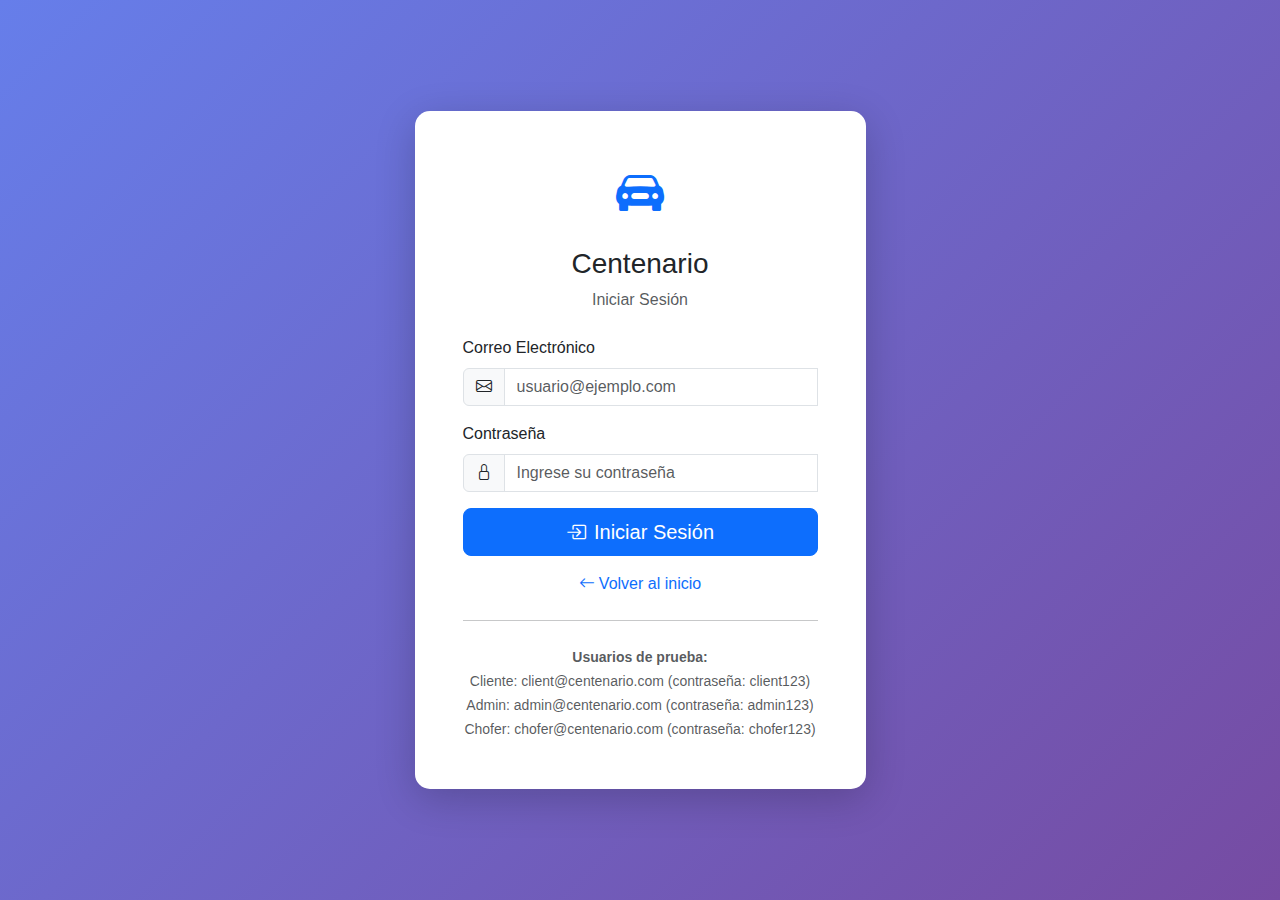
<file: login.html>
<!DOCTYPE html>
<html lang="es">
<head>
    <meta charset="UTF-8">
    <meta name="viewport" content="width=device-width, initial-scale=1.0">
    <meta name="description" content="Iniciar sesión - Centenario">
    <title>Iniciar Sesión - Centenario</title>
    
    <!-- Bootstrap 5 CSS -->
    <link href="https://cdn.jsdelivr.net/npm/bootstrap@5.3.0/dist/css/bootstrap.min.css" rel="stylesheet">
    <!-- Bootstrap Icons -->
    <link rel="stylesheet" href="https://cdn.jsdelivr.net/npm/bootstrap-icons@1.11.0/font/bootstrap-icons.css">
    <!-- Custom CSS -->
    <link rel="stylesheet" href="css/styles.css">
</head>
<body>
    <div class="login-container">
        <div class="container">
            <div class="row justify-content-center">
                <div class="col-md-6 col-lg-5">
                    <div class="card login-card">
                        <div class="card-body p-5">
                            <div class="text-center mb-4">
                                <i class="bi bi-car-front-fill text-primary" style="font-size: 3rem;"></i>
                                <h1 class="h3 mt-3 mb-2">Centenario</h1>
                                <p class="text-muted">Iniciar Sesión</p>
                            </div>
                            
                            <form id="loginForm" class="needs-validation" novalidate role="form" aria-label="Formulario de inicio de sesión">
                                <div class="mb-3">
                                    <label for="email" class="form-label">Correo Electrónico</label>
                                    <div class="input-group">
                                        <span class="input-group-text">
                                            <i class="bi bi-envelope" aria-hidden="true"></i>
                                        </span>
                                        <input type="email" class="form-control" id="email" name="email" 
                                               placeholder="usuario@ejemplo.com"
                                               required aria-required="true" autocomplete="email">
                                        <div class="invalid-feedback">
                                            Por favor ingrese un correo electrónico válido.
                                        </div>
                                    </div>
                                </div>
                                
                                <div class="mb-3">
                                    <label for="password" class="form-label">Contraseña</label>
                                    <div class="input-group">
                                        <span class="input-group-text">
                                            <i class="bi bi-lock" aria-hidden="true"></i>
                                        </span>
                                        <input type="password" class="form-control" id="password" name="password" 
                                               placeholder="Ingrese su contraseña"
                                               required aria-required="true" autocomplete="current-password">
                                        <div class="invalid-feedback">
                                            Por favor ingrese su contraseña.
                                        </div>
                                    </div>
                                </div>
                                
                                <div id="errorMessage" class="alert alert-danger d-none" role="alert">
                                    <i class="bi bi-exclamation-triangle-fill me-2"></i>
                                    <span id="errorText"></span>
                                </div>
                                
                                <div class="d-grid mb-3">
                                    <button type="submit" class="btn btn-primary btn-lg">
                                        <i class="bi bi-box-arrow-in-right me-2"></i>Iniciar Sesión
                                    </button>
                                </div>
                                
                                <div class="text-center">
                                    <a href="index.html" class="text-decoration-none">
                                        <i class="bi bi-arrow-left me-1"></i>Volver al inicio
                                    </a>
                                </div>
                            </form>
                            
                            <hr class="my-4">
                            
                            <div class="text-center">
                                <small class="text-muted">
                                    <strong>Usuarios de prueba:</strong><br>
                                    Cliente: client@centenario.com (contraseña: client123)<br>
                                    Admin: admin@centenario.com (contraseña: admin123)<br>
                                    Chofer: chofer@centenario.com (contraseña: chofer123)
                                </small>
                            </div>
                        </div>
                    </div>
                </div>
            </div>
        </div>
    </div>

    <!-- Bootstrap 5 JS Bundle -->
    <script src="https://cdn.jsdelivr.net/npm/bootstrap@5.3.0/dist/js/bootstrap.bundle.min.js"></script>
    <!-- Custom JS -->
    <script src="js/main.js"></script>
    <script src="js/login.js"></script>
</body>
</html>
</file>
<file: css/styles.css>
/* Custom Styles for Centenario Rental Car Website */

:root {
    --primary-color: #0d6efd;
    --dark-color: #212529;
    --light-color: #f8f9fa;
}

/* General Styles */
body {
    font-family: -apple-system, BlinkMacSystemFont, 'Segoe UI', Roboto, 'Helvetica Neue', Arial, sans-serif;
    scroll-behavior: smooth;
}

/* Navigation */
.navbar {
    transition: background-color 0.3s ease;
    box-shadow: 0 2px 4px rgba(0,0,0,0.1);
}

/* Hero Section */
.hero-section {
    position: relative;
    height: 100vh;
    min-height: 600px;
    background-image: url('https://images.unsplash.com/photo-1555215695-3004980ad54e?w=1920');
    background-size: cover;
    background-position: center;
    background-attachment: fixed;
    display: flex;
    align-items: center;
    justify-content: center;
}

.hero-overlay {
    position: absolute;
    top: 0;
    left: 0;
    right: 0;
    bottom: 0;
    background: linear-gradient(135deg, rgba(13, 110, 253, 0.8) 0%, rgba(33, 37, 41, 0.8) 100%);
}

.hero-content {
    position: relative;
    z-index: 1;
    padding: 20px;
}

.hero-content h1 {
    text-shadow: 2px 2px 4px rgba(0,0,0,0.3);
    animation: fadeInUp 1s ease-out;
}

.hero-content p {
    animation: fadeInUp 1s ease-out 0.2s both;
}

.hero-content .btn {
    animation: fadeInUp 1s ease-out 0.4s both;
}

@keyframes fadeInUp {
    from {
        opacity: 0;
        transform: translateY(30px);
    }
    to {
        opacity: 1;
        transform: translateY(0);
    }
}

/* Services Section */
.service-icon {
    font-size: 4rem;
    color: var(--primary-color);
}

.card {
    transition: transform 0.3s ease, box-shadow 0.3s ease;
    border: none;
}

.card:hover {
    transform: translateY(-10px);
    box-shadow: 0 10px 30px rgba(0,0,0,0.2) !important;
}

/* Footer */
footer {
    margin-top: auto;
}

footer a:hover {
    opacity: 0.8;
}

.social-links a {
    transition: transform 0.3s ease;
    display: inline-block;
}

.social-links a:hover {
    transform: translateY(-3px);
}

/* Contact Form */
#contactSuccess {
    animation: slideDown 0.5s ease-out;
}

@keyframes slideDown {
    from {
        opacity: 0;
        transform: translateY(-20px);
    }
    to {
        opacity: 1;
        transform: translateY(0);
    }
}

/* Login Page Styles */
.login-container {
    min-height: 100vh;
    display: flex;
    align-items: center;
    background: linear-gradient(135deg, #667eea 0%, #764ba2 100%);
}

.login-card {
    border: none;
    border-radius: 15px;
    box-shadow: 0 10px 40px rgba(0,0,0,0.2);
}

/* Client Area Styles */
.client-header {
    background: linear-gradient(135deg, #667eea 0%, #764ba2 100%);
    color: white;
    padding: 2rem 0;
    margin-bottom: 2rem;
}

/* Admin Area Styles */
.admin-wrapper {
    display: flex;
    min-height: 100vh;
}

.sidebar {
    width: 250px;
    background-color: #212529;
    color: white;
    transition: margin-left 0.3s ease;
    position: fixed;
    height: 100vh;
    overflow-y: auto;
    z-index: 1000;
}

.sidebar.collapsed {
    margin-left: -250px;
}

.sidebar-header {
    padding: 1.5rem 1rem;
    background-color: #0d6efd;
    font-size: 1.25rem;
    font-weight: bold;
}

.sidebar-nav {
    list-style: none;
    padding: 0;
    margin: 0;
}

.sidebar-nav li a {
    display: block;
    padding: 1rem 1.5rem;
    color: white;
    text-decoration: none;
    transition: background-color 0.3s ease;
}

.sidebar-nav li a:hover,
.sidebar-nav li a.active {
    background-color: #0d6efd;
}

.sidebar-nav li a i {
    margin-right: 0.5rem;
    width: 20px;
}

.main-content {
    flex: 1;
    margin-left: 250px;
    transition: margin-left 0.3s ease;
    background-color: #f8f9fa;
}

.main-content.expanded {
    margin-left: 0;
}

.admin-navbar {
    background-color: white;
    box-shadow: 0 2px 4px rgba(0,0,0,0.1);
    padding: 1rem;
    margin-bottom: 2rem;
}

.metric-card {
    border-left: 4px solid;
    transition: transform 0.3s ease;
}

.metric-card:hover {
    transform: translateY(-5px);
}

.metric-card.primary {
    border-left-color: #0d6efd;
}

.metric-card.success {
    border-left-color: #198754;
}

.metric-card.warning {
    border-left-color: #ffc107;
}

.metric-card.danger {
    border-left-color: #dc3545;
}

.metric-icon {
    font-size: 2.5rem;
    opacity: 0.7;
}

/* Data Table Styles */
.table-actions {
    white-space: nowrap;
}

.table-actions .btn {
    padding: 0.25rem 0.5rem;
    font-size: 0.875rem;
}

/* Calendar Styles */
.calendar-header {
    background-color: #0d6efd;
    color: white;
    padding: 1rem;
    border-radius: 10px 10px 0 0;
}

.calendar-day {
    border: 1px solid #dee2e6;
    min-height: 100px;
    padding: 0.5rem;
    cursor: pointer;
    transition: background-color 0.3s ease;
}

.calendar-day:hover {
    background-color: #f8f9fa;
}

.calendar-day.has-events {
    background-color: #e7f3ff;
}

.calendar-event {
    font-size: 0.75rem;
    padding: 0.25rem;
    margin-bottom: 0.25rem;
    border-radius: 3px;
    background-color: #0d6efd;
    color: white;
}

/* Responsive Design */
@media (max-width: 768px) {
    .sidebar {
        margin-left: -250px;
    }
    
    .sidebar.show {
        margin-left: 0;
    }
    
    .main-content {
        margin-left: 0;
    }
    
    .hero-section {
        height: 70vh;
    }
}

/* Accessibility */
.sr-only {
    position: absolute;
    width: 1px;
    height: 1px;
    padding: 0;
    margin: -1px;
    overflow: hidden;
    clip: rect(0, 0, 0, 0);
    white-space: nowrap;
    border-width: 0;
}

/* Focus styles for keyboard navigation */
a:focus,
button:focus,
input:focus,
textarea:focus,
select:focus {
    outline: 2px solid #0d6efd;
    outline-offset: 2px;
}

/* Print Styles */
@media print {
    .navbar,
    .sidebar,
    .admin-navbar,
    .btn,
    .table-actions {
        display: none !important;
    }
    
    .main-content {
        margin-left: 0 !important;
    }
}
</file>
